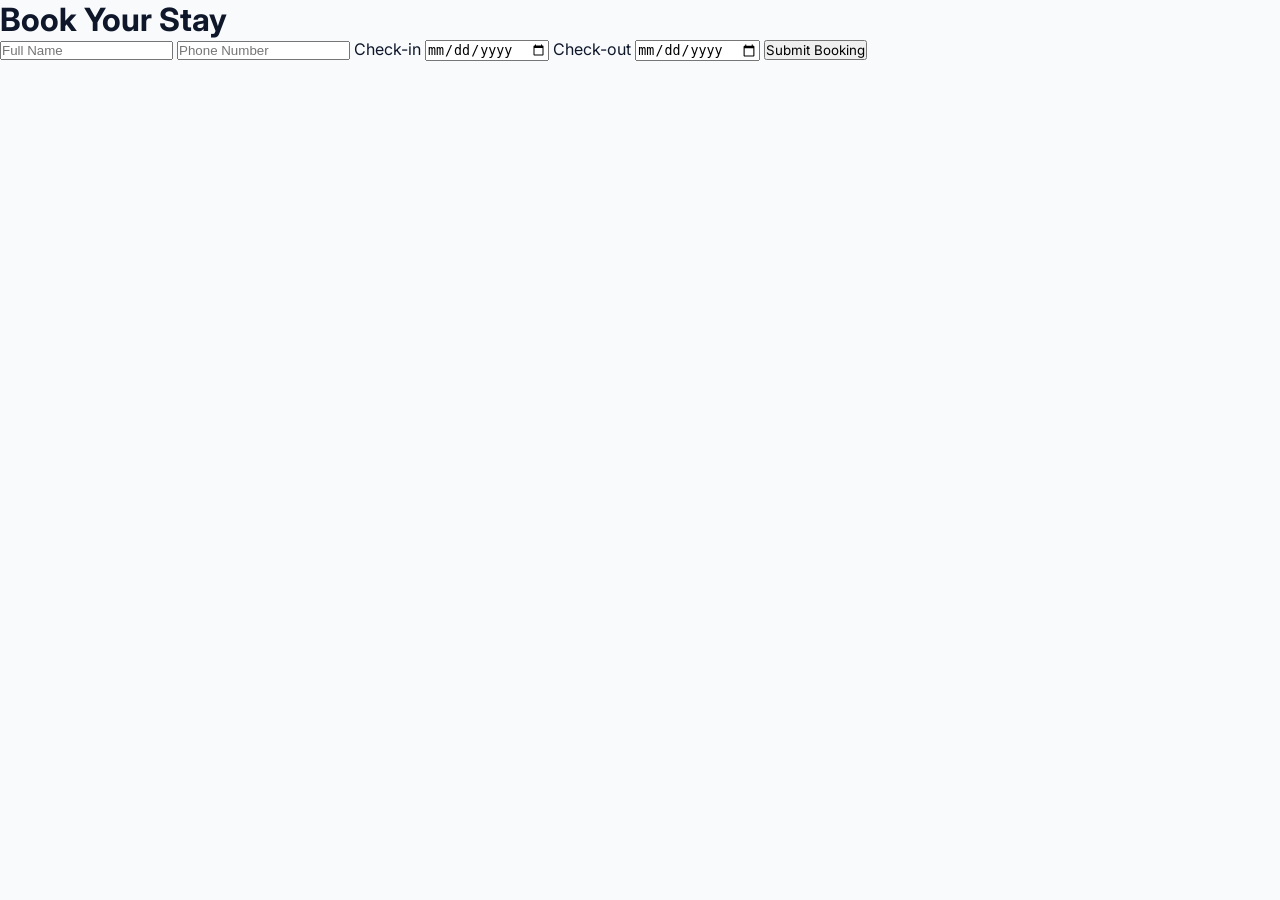
<file: booking.html>
<!DOCTYPE html>
<html>
<head>
  <title>Book Stay</title>
  <link rel="stylesheet" href="styles.css">
</head>
<body>

<header>
  <h1>Book Your Stay</h1>
</header>

<form class="form">

  <input type="text" placeholder="Full Name" required>
  <input type="tel" placeholder="Phone Number" required>

  <label>Check-in</label>
  <input type="date">

  <label>Check-out</label>
  <input type="date">

  <button type="submit">Submit Booking</button>

</form>

</body>
</html>
</file>
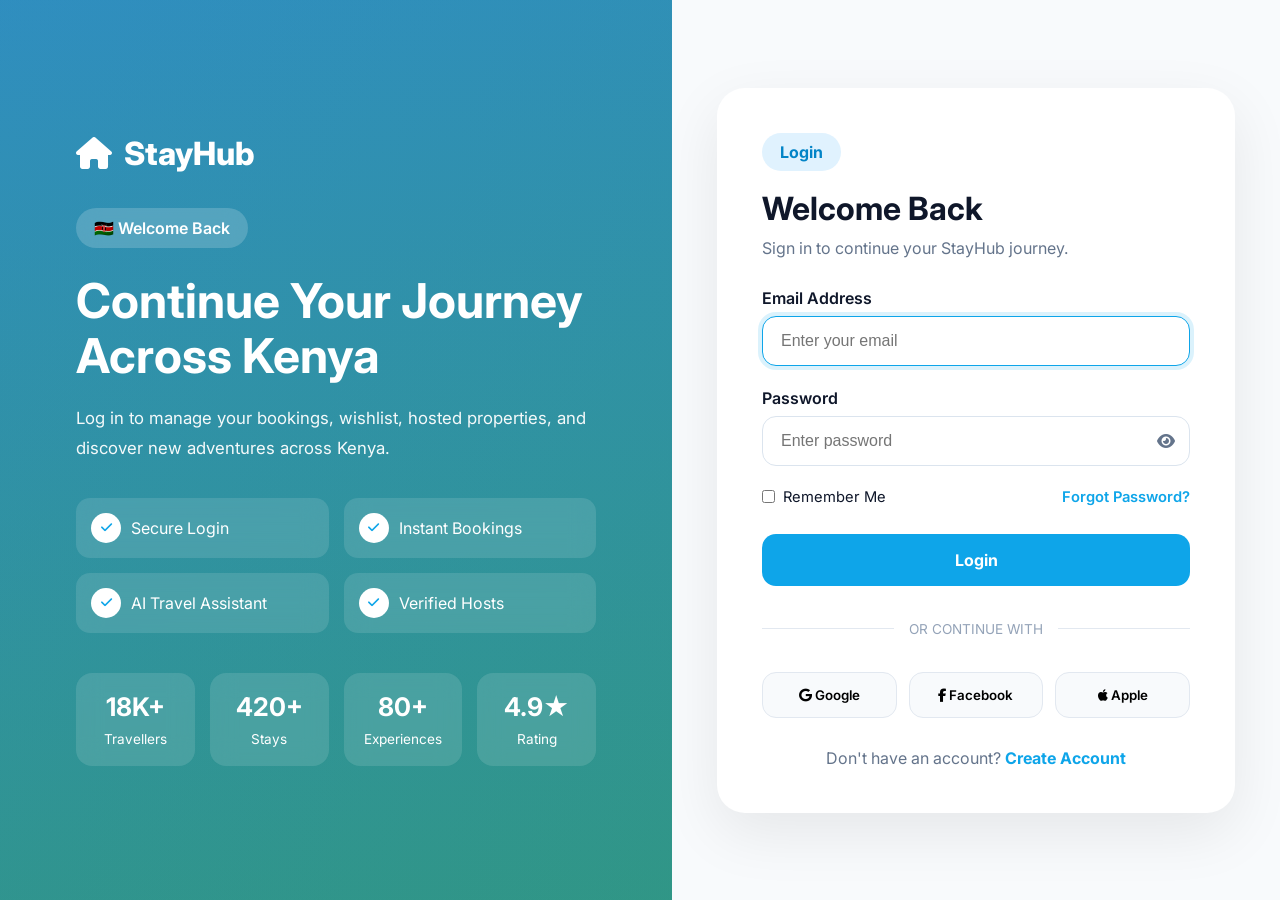
<file: login.html>
<!DOCTYPE html>
<html lang="en">

<head>

<meta charset="UTF-8">

<meta
name="viewport"
content="width=device-width, initial-scale=1.0">

<title>StayHub | Login</title>

<meta
name="description"
content="Login to your StayHub account and continue exploring Kenya.">

<link rel="preconnect"
href="https://fonts.googleapis.com">

<link rel="preconnect"
href="https://fonts.gstatic.com"
crossorigin>

<link
href="https://fonts.googleapis.com/css2?family=Inter:wght@300;400;500;600;700;800&display=swap"
rel="stylesheet">

<link
rel="stylesheet"
href="https://cdnjs.cloudflare.com/ajax/libs/font-awesome/6.7.2/css/all.min.css">

<style>

/*==================================
GLOBAL
===================================*/

*{

margin:0;

padding:0;

box-sizing:border-box;

}

body{

font-family:'Inter',sans-serif;

background:#f4f7fb;

color:#0f172a;

overflow-x:hidden;

}

a{

text-decoration:none;

color:inherit;

}

button{

border:none;

cursor:pointer;

font-family:inherit;

transition:.3s;

}

/*==================================
LAYOUT
===================================*/

.login-container{

display:grid;

grid-template-columns:1.05fr .95fr;

min-height:100vh;

}

/*==================================
LEFT PANEL
===================================*/

.login-left{

position:relative;

display:flex;

align-items:center;

justify-content:center;

padding:60px;

background:

linear-gradient(rgba(3,105,161,.78),rgba(15,118,110,.82)),

url("https://images.unsplash.com/photo-1507525428034-b723cf961d3e?auto=format&fit=crop&w=1600&q=80");

background-size:cover;

background-position:center;

overflow:hidden;

}

.overlay{

position:absolute;

inset:0;

background:linear-gradient(135deg,
rgba(14,165,233,.2),
rgba(16,185,129,.2));

}

.left-content{

position:relative;

z-index:2;

max-width:520px;

color:#fff;

}

.logo{

display:flex;

align-items:center;

gap:12px;

font-size:2rem;

font-weight:800;

margin-bottom:35px;

}

.logo i{

font-size:2rem;

}

.badge{

display:inline-block;

padding:10px 18px;

border-radius:999px;

background:rgba(255,255,255,.18);

backdrop-filter:blur(10px);

font-weight:600;

margin-bottom:25px;

}

.left-content h1{

font-size:3rem;

line-height:1.15;

margin-bottom:20px;

}

.left-content p{

font-size:1.05rem;

line-height:1.8;

opacity:.95;

margin-bottom:35px;

}

/*==================================
FEATURES
===================================*/

.features{

display:grid;

grid-template-columns:repeat(2,1fr);

gap:15px;

margin-bottom:40px;

}

.features div{

display:flex;

align-items:center;

gap:10px;

padding:15px;

border-radius:14px;

background:rgba(255,255,255,.12);

backdrop-filter:blur(12px);

}

.features i{

width:30px;

height:30px;

border-radius:50%;

background:#fff;

display:flex;

align-items:center;

justify-content:center;

color:#0ea5e9;

font-size:.8rem;

}

/*==================================
STATS
===================================*/

.stats{

display:grid;

grid-template-columns:repeat(4,1fr);

gap:15px;

}

.stats div{

background:rgba(255,255,255,.12);

padding:18px;

border-radius:16px;

text-align:center;

backdrop-filter:blur(12px);

}

.stats h2{

font-size:1.6rem;

margin-bottom:6px;

}

.stats span{

font-size:.85rem;

}

/*==================================
RIGHT PANEL
===================================*/

.login-right{

display:flex;

justify-content:center;

align-items:center;

padding:45px;

background:#f8fafc;

}

.login-card{

width:100%;

max-width:520px;

background:#fff;

padding:45px;

border-radius:28px;

box-shadow:0 20px 60px rgba(0,0,0,.08);

}

.form-tag{

display:inline-block;

padding:9px 18px;

background:#e0f2fe;

color:#0284c7;

border-radius:999px;

font-weight:700;

margin-bottom:18px;

}

.login-card h2{

font-size:2rem;

margin-bottom:10px;

}

.login-card>p{

color:#64748b;

margin-bottom:30px;

}

/*==================================
FORM
===================================*/

.input-group{

margin-bottom:22px;

}

.input-group label{

display:block;

font-weight:600;

margin-bottom:8px;

}

.input-group input{

width:100%;

padding:15px 18px;

border:1px solid #dbe4ee;

border-radius:14px;

font-size:1rem;

outline:none;

transition:.3s;

}

.input-group input:focus{

border-color:#0ea5e9;

box-shadow:0 0 0 4px rgba(14,165,233,.15);

}

/*==================================
PASSWORD
===================================*/

.password-box{

position:relative;

}

.password-box input{

padding-right:55px;

}

.toggle-password{

position:absolute;

right:15px;

top:50%;

transform:translateY(-50%);

background:none;

color:#64748b;

font-size:1rem;

}

/*==================================
OPTIONS
===================================*/

.options{

display:flex;

justify-content:space-between;

align-items:center;

margin:20px 0 28px;

font-size:.92rem;

}

.options a{

color:#0ea5e9;

font-weight:600;

}

.options label{

display:flex;

align-items:center;

gap:8px;

}

/*==================================
LOGIN BUTTON
===================================*/

.login-btn{

width:100%;

padding:16px;

border-radius:14px;

background:#0ea5e9;

color:#fff;

font-size:1rem;

font-weight:700;

}

.login-btn:hover{

background:#0284c7;

transform:translateY(-2px);

}

/*==================================
DIVIDER
===================================*/

.divider{

display:flex;

align-items:center;

gap:15px;

margin:35px 0;

color:#94a3b8;

font-size:.85rem;

}

.divider::before,

.divider::after{

content:"";

flex:1;

height:1px;

background:#e2e8f0;

}

/*==================================
SOCIAL
===================================*/

.social-buttons{

display:grid;

grid-template-columns:repeat(3,1fr);

gap:12px;

}

.social-buttons button{

padding:14px;

border-radius:14px;

background:#f8fafc;

border:1px solid #e2e8f0;

font-weight:600;

}

.social-buttons button:hover{

background:#0ea5e9;

color:#fff;

border-color:#0ea5e9;

}

/*==================================
SIGNUP LINK
===================================*/

.signup-link{

margin-top:30px;

text-align:center;

color:#64748b;

}

.signup-link a{

color:#0ea5e9;

font-weight:700;

}

/*==================================
MODAL
===================================*/

.modal{

display:none;

position:fixed;

inset:0;

background:rgba(0,0,0,.55);

justify-content:center;

align-items:center;

z-index:999;

}

.modal-content{

background:#fff;

width:90%;

max-width:420px;

padding:35px;

border-radius:22px;

position:relative;

animation:popup .3s ease;

}

.modal-content h2{

margin-bottom:15px;

}

.modal-content p{

color:#64748b;

margin-bottom:20px;

}

.modal-content input{

width:100%;

padding:14px;

border:1px solid #dbe4ee;

border-radius:12px;

margin-bottom:20px;

}

.modal-content button{

width:100%;

padding:14px;

background:#0ea5e9;

color:#fff;

border-radius:12px;

font-weight:700;

}

.close{

position:absolute;

right:18px;

top:15px;

font-size:1.5rem;

cursor:pointer;

}

/*==================================
TOAST
===================================*/

.toast{

position:fixed;

right:25px;

bottom:25px;

background:#0f172a;

color:#fff;

padding:15px 22px;

border-radius:12px;

opacity:0;

pointer-events:none;

transition:.35s;

box-shadow:0 15px 40px rgba(0,0,0,.25);

}

/*==================================
ANIMATION
===================================*/

@keyframes popup{

from{

opacity:0;

transform:scale(.9);

}

to{

opacity:1;

transform:scale(1);

}

}
/*==================================
RESPONSIVE DESIGN
===================================*/

@media(max-width:1200px){

.login-container{

grid-template-columns:1fr;

}

.login-left{

min-height:500px;

padding:50px 40px;

}

.left-content{

max-width:700px;

text-align:center;

}

.logo{

justify-content:center;

}

.features{

grid-template-columns:repeat(2,1fr);

}

.stats{

grid-template-columns:repeat(4,1fr);

}

.login-right{

padding:50px 30px;

}

}

@media(max-width:992px){

.login-left{

padding:45px 25px;

}

.left-content h1{

font-size:2.5rem;

}

.features{

gap:12px;

}

.stats{

gap:12px;

}

.login-card{

padding:35px;

}

}

@media(max-width:768px){

.login-left{

min-height:auto;

padding:40px 20px;

}

.left-content h1{

font-size:2rem;

}

.left-content p{

font-size:.95rem;

}

.features{

grid-template-columns:1fr;

}

.stats{

grid-template-columns:repeat(2,1fr);

}

.login-right{

padding:25px 18px;

}

.login-card{

padding:30px 22px;

border-radius:22px;

}

.login-card h2{

font-size:1.7rem;

}

.social-buttons{

grid-template-columns:1fr;

}

.social-buttons button{

width:100%;

}

.options{

flex-direction:column;

align-items:flex-start;

gap:12px;

}

}

@media(max-width:480px){

.badge{

font-size:.8rem;

padding:8px 16px;

}

.left-content h1{

font-size:1.7rem;

}

.left-content p{

font-size:.9rem;

line-height:1.6;

}

.logo{

font-size:1.5rem;

}

.logo i{

font-size:1.6rem;

}

.stats{

grid-template-columns:repeat(2,1fr);

}

.stats h2{

font-size:1.3rem;

}

.stats span{

font-size:.8rem;

}

.login-card{

padding:24px 18px;

}

.form-tag{

font-size:.8rem;

padding:8px 15px;

}

.login-card h2{

font-size:1.5rem;

}

.input-group input{

padding:14px 15px;

font-size:.95rem;

}

.login-btn{

padding:15px;

font-size:.95rem;

}

.toast{

left:15px;

right:15px;

bottom:20px;

text-align:center;

}

.modal-content{

padding:25px;

}

}

@media(max-height:700px){

.login-left{

padding-top:30px;

padding-bottom:30px;

}

.left-content h1{

margin-bottom:15px;

}

.left-content p{

margin-bottom:25px;

}

.features{

margin-bottom:25px;

}

}
</style>

</head>

<body>

<!--==================================
LOGIN CONTAINER
===================================-->

<div class="login-container">

    <!--==================================
    LEFT SIDE
    ===================================-->

    <div class="login-left">

        <div class="overlay"></div>

        <div class="left-content">

            <a
            href="index.html"
            class="logo">

                <i class="fa-solid fa-house"></i>

                <span>StayHub</span>

            </a>

            <span class="badge">

                🇰🇪 Welcome Back

            </span>

            <h1>

                Continue Your Journey Across Kenya

            </h1>

            <p>

                Log in to manage your bookings, wishlist, hosted properties, and discover new adventures across Kenya.

            </p>

            <div class="features">

                <div>

                    <i class="fa-solid fa-check"></i>

                    Secure Login

                </div>

                <div>

                    <i class="fa-solid fa-check"></i>

                    Instant Bookings

                </div>

                <div>

                    <i class="fa-solid fa-check"></i>

                    AI Travel Assistant

                </div>

                <div>

                    <i class="fa-solid fa-check"></i>

                    Verified Hosts

                </div>

            </div>

            <div class="stats">

                <div>

                    <h2>

                        18K+

                    </h2>

                    <span>

                        Travellers

                    </span>

                </div>

                <div>

                    <h2>

                        420+

                    </h2>

                    <span>

                        Stays

                    </span>

                </div>

                <div>

                    <h2>

                        80+

                    </h2>

                    <span>

                        Experiences

                    </span>

                </div>

                <div>

                    <h2>

                        4.9★

                    </h2>

                    <span>

                        Rating

                    </span>

                </div>

            </div>

        </div>

    </div>

    <!--==================================
    RIGHT SIDE
    ===================================-->

    <div class="login-right">

        <div class="login-card">

            <span class="form-tag">

                Login

            </span>

            <h2>

                Welcome Back

            </h2>

            <p>

                Sign in to continue your StayHub journey.

            </p>

            <!-- FORM -->

            <form
            id="loginForm">

                <div class="input-group">

                    <label>

                        Email Address

                    </label>

                    <input
                    id="email"
                    type="email"
                    placeholder="Enter your email"
                    required>

                </div>

                <div class="input-group">

                    <label>

                        Password

                    </label>

                    <div class="password-box">

                        <input
                        id="password"
                        type="password"
                        placeholder="Enter password"
                        required>

                        <button
                        type="button"
                        class="toggle-password">

                            <i class="fa-solid fa-eye"></i>

                        </button>

                    </div>

                </div>

                <div class="options">

                    <label>

                        <input
                        id="rememberMe"
                        type="checkbox">

                        Remember Me

                    </label>

                    <a
                    href="#"
                    id="forgotPassword">

                        Forgot Password?

                    </a>

                </div>

                <button
                type="submit"
                class="login-btn">

                    Login

                </button>

            </form>

            <div class="divider">

                <span>

                    OR CONTINUE WITH

                </span>

            </div>

            <div class="social-buttons">

                <button>

                    <i class="fab fa-google"></i>

                    Google

                </button>

                <button>

                    <i class="fab fa-facebook-f"></i>

                    Facebook

                </button>

                <button>

                    <i class="fab fa-apple"></i>

                    Apple

                </button>

            </div>

            <div class="signup-link">

                Don't have an account?

                <a href="signup.html">

                    Create Account

                </a>

            </div>

        </div>

    </div>

</div>

<!--==================================
FORGOT PASSWORD MODAL
===================================-->

<div
id="forgotModal"
class="modal">

    <div class="modal-content">

        <span
        class="close">

            &times;

        </span>

        <h2>

            Forgot Password

        </h2>

        <p>

            Enter your email address below.

        </p>

        <input
        id="resetEmail"
        type="email"
        placeholder="Email Address">

        <button
        id="resetButton">

            Send Reset Link

        </button>

    </div>

</div>

<!--==================================
TOAST
===================================-->

<div
id="toast"
class="toast">

    Success

</div>

<script>

/*==================================
TOAST MESSAGE
===================================*/

function showToast(message){

const toast=document.getElementById("toast");

toast.textContent=message;

toast.style.opacity="1";

toast.style.pointerEvents="auto";

setTimeout(()=>{

toast.style.opacity="0";

toast.style.pointerEvents="none";

},3000);

}

/*==================================
SHOW / HIDE PASSWORD
===================================*/

const password=document.getElementById("password");

document.querySelector(".toggle-password").addEventListener("click",function(){

if(password.type==="password"){

password.type="text";

this.innerHTML='<i class="fa-solid fa-eye-slash"></i>';

}else{

password.type="password";

this.innerHTML='<i class="fa-solid fa-eye"></i>';

}

});

/*==================================
GET USERS
===================================*/

function getUsers(){

const users=localStorage.getItem("stayhubUsers");

return users ? JSON.parse(users) : [];

}

/*==================================
REMEMBER ME
===================================*/

window.addEventListener("load",()=>{

const remembered=localStorage.getItem("rememberedEmail");

if(remembered){

document.getElementById("email").value=remembered;

document.getElementById("rememberMe").checked=true;

}

});

/*==================================
LOGIN
===================================*/

document.getElementById("loginForm").addEventListener("submit",function(e){

e.preventDefault();

const email=document.getElementById("email").value.trim();

const pass=password.value;

const remember=document.getElementById("rememberMe").checked;

if(email===""){

showToast("Enter your email.");

return;

}

if(pass===""){

showToast("Enter your password.");

return;

}

const users=getUsers();

const user=users.find(u=>u.email===email);

if(!user){

showToast("No account found.");

return;

}

if(user.password!==pass){

showToast("Incorrect password.");

return;

}

/*==================================
SAVE SESSION
===================================*/

localStorage.setItem("currentUser",JSON.stringify(user));

if(remember){

localStorage.setItem("rememberedEmail",email);

}else{

localStorage.removeItem("rememberedEmail");

}

/*==================================
LOGIN BUTTON
===================================*/

const btn=document.querySelector(".login-btn");

const original=btn.innerHTML;

btn.disabled=true;

btn.innerHTML='<i class="fa-solid fa-spinner fa-spin"></i> Logging In...';

setTimeout(()=>{

btn.innerHTML=original;

btn.disabled=false;

showToast("Welcome back, "+user.firstName+"!");

setTimeout(()=>{

window.location.href="index.html";

},1500);

},1800);

});

/*==================================
FORGOT PASSWORD
===================================*/

const modal=document.getElementById("forgotModal");

document.getElementById("forgotPassword").onclick=function(e){

e.preventDefault();

modal.style.display="flex";

}

document.querySelector(".close").onclick=function(){

modal.style.display="none";

}

window.onclick=function(e){

if(e.target===modal){

modal.style.display="none";

}

}

/*==================================
RESET PASSWORD
===================================*/

document.getElementById("resetButton").onclick=function(){

const email=document.getElementById("resetEmail").value.trim();

if(email===""){

showToast("Enter your email.");

return;

}

const users=getUsers();

const exists=users.find(u=>u.email===email);

if(!exists){

showToast("Email not found.");

return;

}

modal.style.display="none";

showToast("Password reset link sent.");

}

/*==================================
ENTER KEY SUPPORT
===================================*/

document.addEventListener("keydown",function(e){

if(e.key==="Enter"){

const active=document.activeElement;

if(active.tagName!=="TEXTAREA"){

document.getElementById("loginForm").requestSubmit();

}

}

});
/*==================================
AUTO LOGIN
===================================*/

window.addEventListener("load",()=>{

const currentUser=localStorage.getItem("currentUser");

if(currentUser){

showToast("Welcome back!");

setTimeout(()=>{

window.location.href="index.html";

},1000);

}

});

/*==================================
AUTO FOCUS
===================================*/

document.getElementById("email").focus();

/*==================================
INPUT ANIMATION
===================================*/

document.querySelectorAll("input").forEach(input=>{

input.addEventListener("focus",()=>{

input.parentElement.style.transform="translateY(-2px)";

});

input.addEventListener("blur",()=>{

input.parentElement.style.transform="translateY(0)";

});

});

/*==================================
EMAIL VALIDATION
===================================*/

document.getElementById("email").addEventListener("blur",function(){

const email=this.value.trim();

const pattern=/^[^\s@]+@[^\s@]+\.[^\s@]+$/;

if(email!="" && !pattern.test(email)){

this.style.borderColor="#ef4444";

showToast("Invalid email address.");

}else{

this.style.borderColor="#22c55e";

}

});

/*==================================
CAPS LOCK DETECTION
===================================*/

password.addEventListener("keyup",function(e){

let warning=document.getElementById("capsWarning");

if(e.getModifierState("CapsLock")){

if(!warning){

warning=document.createElement("small");

warning.id="capsWarning";

warning.style.color="#f59e0b";

warning.style.marginTop="8px";

warning.innerHTML="⚠ Caps Lock is ON";

password.parentElement.appendChild(warning);

}

}else{

if(warning){

warning.remove();

}

}

});

/*==================================
SOCIAL LOGIN PLACEHOLDER
===================================*/

document.querySelectorAll(".social-buttons button").forEach(btn=>{

btn.addEventListener("click",()=>{

showToast("Social login will be available soon.");

});

});

/*==================================
LOGOUT FUNCTION
===================================*/

function logout(){

localStorage.removeItem("currentUser");

showToast("Logged out successfully.");

setTimeout(()=>{

window.location.href="login.html";

},1200);

}

/*==================================
SESSION CHECK
===================================*/

function isLoggedIn(){

return localStorage.getItem("currentUser")!==null;

}

/*==================================
PROTECT PAGES
===================================*/

function protectPage(){

if(!isLoggedIn()){

window.location.href="login.html";

}

}

/*==================================
WELCOME MESSAGE
===================================*/

const current=JSON.parse(localStorage.getItem("currentUser"));

if(current){

console.log("Welcome",current.firstName);

}

/*==================================
SMOOTH BUTTON EFFECT
===================================*/

document.querySelector(".login-btn").addEventListener("mouseenter",function(){

this.style.transform="translateY(-2px)";

});

document.querySelector(".login-btn").addEventListener("mouseleave",function(){

this.style.transform="translateY(0px)";

});

/*==================================
PASSWORD LENGTH FEEDBACK
===================================*/

password.addEventListener("input",()=>{

if(password.value.length>=8){

password.style.borderColor="#22c55e";

}else{

password.style.borderColor="#dbe4ee";

}

});

/*==================================
CLEAR TOAST ON CLICK
===================================*/

document.getElementById("toast").onclick=function(){

this.style.opacity="0";

};

/*==================================
END OF LOGIN.JS
===================================*/
</script>
</body>

</html>
</file>
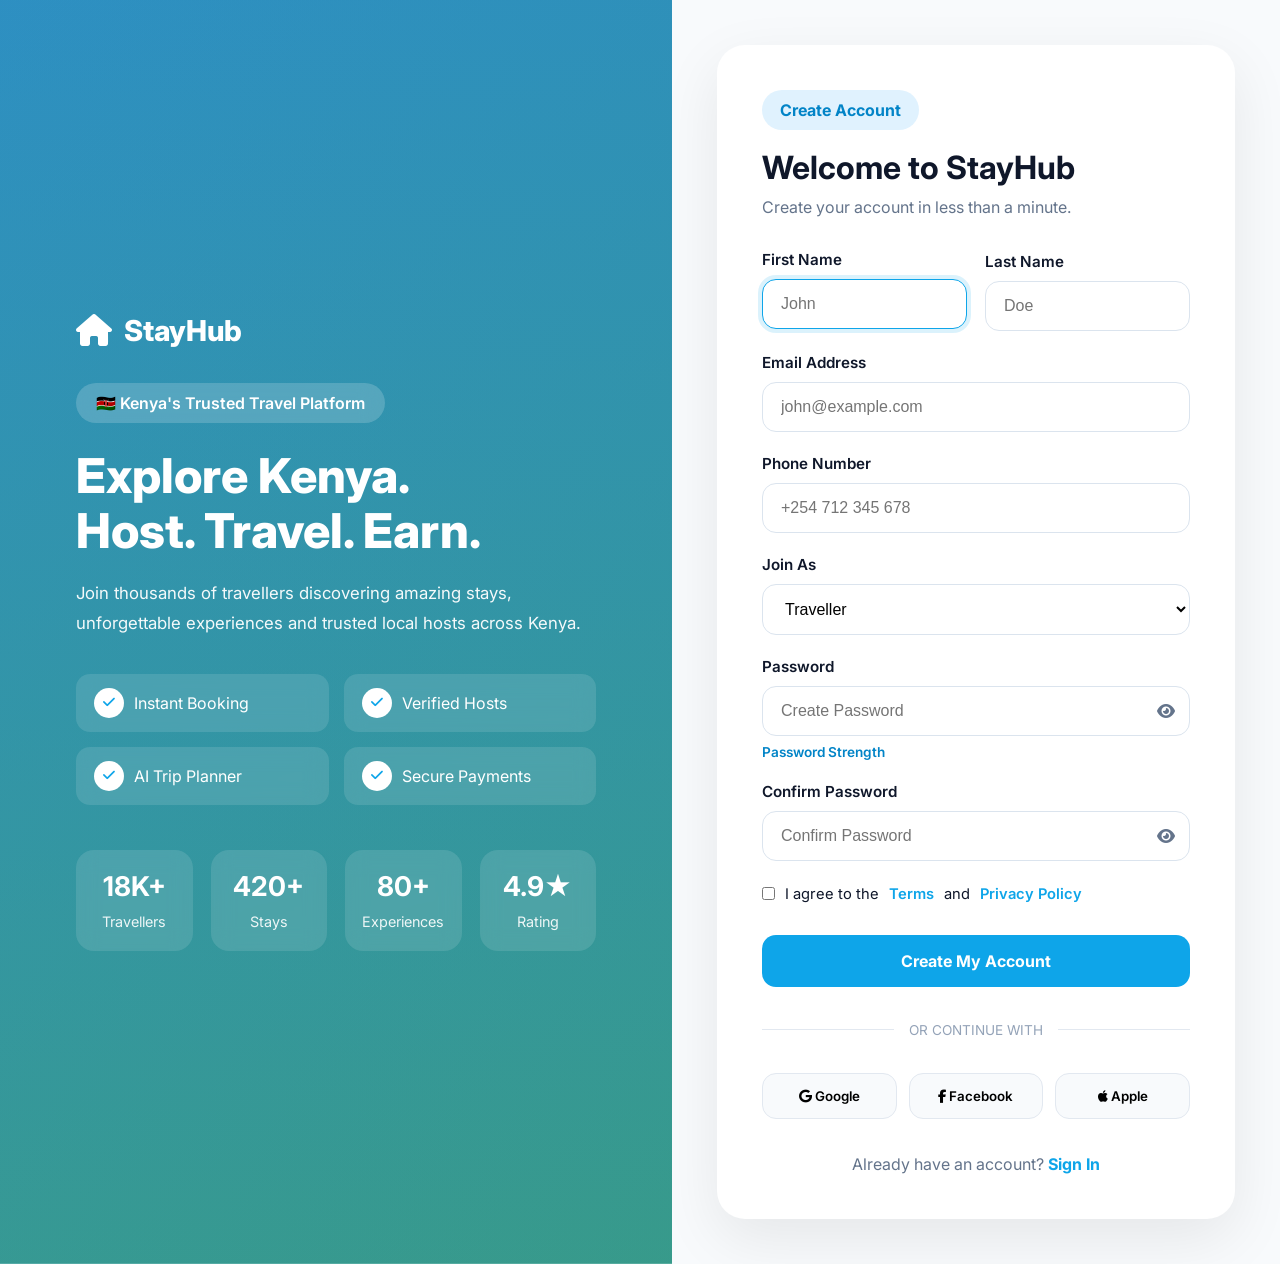
<file: signup.html>
<!DOCTYPE html>
<html lang="en">

<head>

<meta charset="UTF-8">

<meta name="viewport"
content="width=device-width, initial-scale=1.0">

<title>StayHub | Create Account</title>

<meta
name="description"
content="Create your StayHub account and start exploring unforgettable stays and experiences across Kenya.">

<link rel="preconnect"
href="https://fonts.googleapis.com">

<link rel="preconnect"
href="https://fonts.gstatic.com"
crossorigin>

<link
href="https://fonts.googleapis.com/css2?family=Inter:wght@300;400;500;600;700;800&display=swap"
rel="stylesheet">

<link
rel="stylesheet"
href="https://cdnjs.cloudflare.com/ajax/libs/font-awesome/6.7.2/css/all.min.css">

<style>

/*==================================
GLOBAL
===================================*/

*{

margin:0;

padding:0;

box-sizing:border-box;

}

body{

font-family:'Inter',sans-serif;

background:#f5f7fb;

color:#0f172a;

overflow-x:hidden;

}

a{

text-decoration:none;

color:inherit;

}

button{

font-family:inherit;

cursor:pointer;

border:none;

}

/*==================================
LAYOUT
===================================*/

.signup-container{

display:grid;

grid-template-columns:1.05fr .95fr;

min-height:100vh;

}

/*==================================
LEFT PANEL
===================================*/

.signup-left{

position:relative;

background:

linear-gradient(rgba(3,105,161,.78),rgba(15,118,110,.78)),

url("https://images.unsplash.com/photo-1516026672322-bc52d61a55d5?auto=format&fit=crop&w=1600&q=80");

background-size:cover;

background-position:center;

display:flex;

align-items:center;

justify-content:center;

padding:60px;

overflow:hidden;

}

.overlay{

position:absolute;

inset:0;

background:linear-gradient(135deg,
rgba(14,165,233,.25),
rgba(16,185,129,.20));

}

.left-content{

position:relative;

z-index:2;

max-width:520px;

color:#fff;

}

.logo{

display:flex;

align-items:center;

gap:12px;

font-size:1.8rem;

font-weight:800;

margin-bottom:35px;

}

.logo i{

font-size:2rem;

}

.badge{

display:inline-flex;

align-items:center;

padding:10px 20px;

border-radius:999px;

background:rgba(255,255,255,.18);

backdrop-filter:blur(12px);

font-weight:600;

margin-bottom:25px;

}

.left-content h1{

font-size:3rem;

line-height:1.15;

margin-bottom:20px;

font-weight:800;

}

.left-content p{

font-size:1.05rem;

line-height:1.8;

opacity:.95;

margin-bottom:35px;

}

/*==================================
FEATURE LIST
===================================*/

.feature-list{

display:grid;

grid-template-columns:repeat(2,1fr);

gap:15px;

margin-bottom:45px;

}

.feature-list div{

display:flex;

align-items:center;

gap:10px;

padding:14px 18px;

border-radius:14px;

background:rgba(255,255,255,.12);

backdrop-filter:blur(10px);

}

.feature-list i{

width:30px;

height:30px;

display:flex;

align-items:center;

justify-content:center;

border-radius:50%;

background:#fff;

color:#0ea5e9;

font-size:.85rem;

}

/*==================================
STATS
===================================*/

.stats{

display:grid;

grid-template-columns:repeat(4,1fr);

gap:18px;

}

.stats div{

text-align:center;

padding:20px 10px;

background:rgba(255,255,255,.12);

border-radius:18px;

backdrop-filter:blur(10px);

}

.stats h2{

font-size:1.7rem;

margin-bottom:8px;

}

.stats span{

font-size:.9rem;

opacity:.9;

}

/*==================================
RIGHT PANEL
===================================*/

.signup-right{

display:flex;

align-items:center;

justify-content:center;

padding:45px;

background:#f8fafc;

}

.signup-card{

width:100%;

max-width:560px;

background:#fff;

padding:45px;

border-radius:28px;

box-shadow:0 20px 60px rgba(0,0,0,.08);

}

.form-tag{

display:inline-block;

padding:10px 18px;

background:#e0f2fe;

color:#0284c7;

border-radius:999px;

font-weight:700;

margin-bottom:18px;

}

.signup-card h2{

font-size:2rem;

margin-bottom:10px;

}

.signup-card>p{

color:#64748b;

margin-bottom:35px;

}

/*==================================
FORM
===================================*/

.name-grid{

display:grid;

grid-template-columns:repeat(2,1fr);

gap:18px;

}

.input-group{

margin-bottom:22px;

}

.input-group label{

display:block;

font-size:.95rem;

font-weight:600;

margin-bottom:10px;

}

.input-group input,

.input-group select{

width:100%;

padding:15px 18px;

border:1px solid #dbe4ee;

border-radius:14px;

font-size:1rem;

outline:none;

transition:.3s;

background:#fff;

}

.input-group input:focus,

.input-group select:focus{

border-color:#0ea5e9;

box-shadow:0 0 0 4px rgba(14,165,233,.15);

}

/*==================================
PASSWORD
===================================*/

.password-box{

position:relative;

}

.password-box input{

padding-right:60px;

}

.password-box button{

position:absolute;

right:15px;

top:50%;

transform:translateY(-50%);

background:none;

font-size:1rem;

color:#64748b;

}

.strength-text{

font-size:.85rem;

margin-top:8px;

font-weight:600;

color:#0284c7;

}

/*==================================
TERMS
===================================*/

.terms{

display:flex;

align-items:flex-start;

gap:10px;

font-size:.92rem;

line-height:1.6;

margin:18px 0 28px;

}

.terms input{

margin-top:4px;

}

.terms a{

color:#0ea5e9;

font-weight:600;

}

/*==================================
BUTTON
===================================*/

.signup-btn{

width:100%;

padding:16px;

border-radius:14px;

background:#0ea5e9;

color:#fff;

font-size:1rem;

font-weight:700;

transition:.3s;

}

.signup-btn:hover{

background:#0284c7;

transform:translateY(-2px);

}

/*==================================
DIVIDER
===================================*/

.divider{

display:flex;

align-items:center;

gap:15px;

margin:35px 0;

color:#94a3b8;

font-size:.85rem;

}

.divider::before,

.divider::after{

content:"";

flex:1;

height:1px;

background:#e2e8f0;

}

/*==================================
SOCIAL BUTTONS
===================================*/

.social-buttons{

display:grid;

grid-template-columns:repeat(3,1fr);

gap:12px;

}

.social-buttons button{

padding:14px;

border-radius:14px;

background:#f8fafc;

border:1px solid #e2e8f0;

font-weight:600;

transition:.3s;

}

.social-buttons button:hover{

background:#0ea5e9;

color:#fff;

border-color:#0ea5e9;

}

/*==================================
LOGIN LINK
===================================*/

.login-link{

margin-top:35px;

text-align:center;

color:#64748b;

}

.login-link a{

color:#0ea5e9;

font-weight:700;

}

/*==================================
TOAST
===================================*/

.toast{

position:fixed;

right:25px;

bottom:25px;

background:#0f172a;

color:#fff;

padding:15px 22px;

border-radius:12px;

opacity:0;

pointer-events:none;

transition:.35s;

box-shadow:0 15px 40px rgba(0,0,0,.25);

}
/*==================================
RESPONSIVE DESIGN
===================================*/

@media(max-width:1200px){

.signup-container{

grid-template-columns:1fr;

}

.signup-left{

min-height:500px;

padding:50px 40px;

}

.left-content{

max-width:700px;

text-align:center;

}

.logo{

justify-content:center;

}

.feature-list{

grid-template-columns:repeat(2,1fr);

}

.stats{

grid-template-columns:repeat(4,1fr);

}

.signup-right{

padding:50px 30px;

}

}

@media(max-width:992px){

.signup-left{

padding:45px 25px;

}

.left-content h1{

font-size:2.5rem;

}

.feature-list{

gap:12px;

}

.stats{

gap:12px;

}

.signup-card{

padding:35px;

}

}

@media(max-width:768px){

.signup-left{

min-height:auto;

padding:40px 20px;

}

.left-content h1{

font-size:2rem;

}

.left-content p{

font-size:.95rem;

}

.feature-list{

grid-template-columns:1fr;

}

.stats{

grid-template-columns:repeat(2,1fr);

}

.signup-right{

padding:25px 18px;

}

.signup-card{

padding:30px 22px;

border-radius:22px;

}

.signup-card h2{

font-size:1.7rem;

}

.name-grid{

grid-template-columns:1fr;

gap:0;

}

.social-buttons{

grid-template-columns:1fr;

}

.social-buttons button{

width:100%;

}

}

@media(max-width:480px){

.badge{

font-size:.8rem;

padding:8px 16px;

}

.left-content h1{

font-size:1.7rem;

}

.left-content p{

font-size:.9rem;

line-height:1.6;

}

.logo{

font-size:1.5rem;

}

.logo i{

font-size:1.6rem;

}

.stats{

grid-template-columns:repeat(2,1fr);

}

.stats h2{

font-size:1.3rem;

}

.stats span{

font-size:.8rem;

}

.signup-card{

padding:24px 18px;

}

.form-tag{

font-size:.8rem;

padding:8px 15px;

}

.signup-card h2{

font-size:1.5rem;

}

.input-group input,

.input-group select{

padding:14px 15px;

font-size:.95rem;

}

.signup-btn{

padding:15px;

font-size:.95rem;

}

.terms{

font-size:.85rem;

}

.toast{

left:15px;

right:15px;

bottom:20px;

text-align:center;

}

}

@media(max-height:700px){

.signup-left{

padding-top:30px;

padding-bottom:30px;

}

.left-content h1{

margin-bottom:15px;

}

.left-content p{

margin-bottom:25px;

}

.feature-list{

margin-bottom:25px;

}

}
</style>

</head>

<body>

<!--==================================
SIGNUP CONTAINER
===================================-->

<div class="signup-container">

    <!--==================================
    LEFT PANEL
    ===================================-->

    <div class="signup-left">

        <div class="overlay"></div>

        <div class="left-content">

            <a
            href="index.html"
            class="logo">

                <i class="fa-solid fa-house"></i>

                <span>StayHub</span>

            </a>

            <span class="badge">

                🇰🇪 Kenya's Trusted Travel Platform

            </span>

            <h1>

                Explore Kenya.<br>

                Host. Travel. Earn.

            </h1>

            <p>

                Join thousands of travellers discovering amazing stays, unforgettable experiences and trusted local hosts across Kenya.

            </p>

            <div class="feature-list">

                <div>

                    <i class="fa-solid fa-check"></i>

                    Instant Booking

                </div>

                <div>

                    <i class="fa-solid fa-check"></i>

                    Verified Hosts

                </div>

                <div>

                    <i class="fa-solid fa-check"></i>

                    AI Trip Planner

                </div>

                <div>

                    <i class="fa-solid fa-check"></i>

                    Secure Payments

                </div>

            </div>

            <div class="stats">

                <div>

                    <h2>18K+</h2>

                    <span>Travellers</span>

                </div>

                <div>

                    <h2>420+</h2>

                    <span>Stays</span>

                </div>

                <div>

                    <h2>80+</h2>

                    <span>Experiences</span>

                </div>

                <div>

                    <h2>4.9★</h2>

                    <span>Rating</span>

                </div>

            </div>

        </div>

    </div>

    <!--==================================
    RIGHT PANEL
    ===================================-->

    <div class="signup-right">

        <div class="signup-card">

            <span class="form-tag">

                Create Account

            </span>

            <h2>

                Welcome to StayHub

            </h2>

            <p>

                Create your account in less than a minute.

            </p>

            <!-- FORM -->

            <form
            id="signupForm">

                <div class="name-grid">

                    <div class="input-group">

                        <label>

                            First Name

                        </label>

                        <input
                        id="firstName"
                        type="text"
                        placeholder="John"
                        required>

                    </div>

                    <div class="input-group">

                        <label>

                            Last Name

                        </label>

                        <input
                        id="lastName"
                        type="text"
                        placeholder="Doe"
                        required>

                    </div>

                </div>

                <div class="input-group">

                    <label>

                        Email Address

                    </label>

                    <input
                    id="email"
                    type="email"
                    placeholder="john@example.com"
                    required>

                </div>

                <div class="input-group">

                    <label>

                        Phone Number

                    </label>

                    <input
                    id="phone"
                    type="tel"
                    placeholder="+254 712 345 678"
                    required>

                </div>

                <div class="input-group">

                    <label>

                        Join As

                    </label>

                    <select id="accountType">

                        <option value="Traveller">

                            Traveller

                        </option>

                        <option value="Host">

                            Host

                        </option>

                        <option value="Both">

                            Traveller & Host

                        </option>

                    </select>

                </div>

                <div class="input-group">

                    <label>

                        Password

                    </label>

                    <div class="password-box">

                        <input
                        id="password"
                        type="password"
                        placeholder="Create Password"
                        required>

                        <button
                        type="button"
                        class="toggle-password">

                            <i class="fa-solid fa-eye"></i>

                        </button>

                    </div>

                    <div
                    id="passwordStrength"
                    class="strength-text">

                        Password Strength

                    </div>

                </div>

                <div class="input-group">

                    <label>

                        Confirm Password

                    </label>

                    <div class="password-box">

                        <input
                        id="confirmPassword"
                        type="password"
                        placeholder="Confirm Password"
                        required>

                        <button
                        type="button"
                        class="toggle-confirm">

                            <i class="fa-solid fa-eye"></i>

                        </button>

                    </div>

                </div>

                <label class="terms">

                    <input
                    id="agree"
                    type="checkbox"
                    required>

                    I agree to the

                    <a href="#">

                        Terms

                    </a>

                    and

                    <a href="#">

                        Privacy Policy

                    </a>

                </label>

                <button
                type="submit"
                class="signup-btn">

                    Create My Account

                </button>

            </form>

            <div class="divider">

                <span>

                    OR CONTINUE WITH

                </span>

            </div>

            <div class="social-buttons">

                <button>

                    <i class="fab fa-google"></i>

                    Google

                </button>

                <button>

                    <i class="fab fa-facebook-f"></i>

                    Facebook

                </button>

                <button>

                    <i class="fab fa-apple"></i>

                    Apple

                </button>

            </div>

            <div class="login-link">

                Already have an account?

                <a href="login.html">

                    Sign In

                </a>

            </div>

        </div>

    </div>

</div>

<!-- Toast -->

<div
id="toast"
class="toast">

    Account Created Successfully

</div>
<script>

/*==================================
SHOW TOAST
===================================*/

function showToast(message){

const toast=document.getElementById("toast");

toast.textContent=message;

toast.style.opacity="1";

toast.style.pointerEvents="auto";

setTimeout(()=>{

toast.style.opacity="0";

toast.style.pointerEvents="none";

},3000);

}

/*==================================
SHOW / HIDE PASSWORD
===================================*/

const password=document.getElementById("password");

const confirmPassword=document.getElementById("confirmPassword");

document.querySelector(".toggle-password").addEventListener("click",function(){

if(password.type==="password"){

password.type="text";

this.innerHTML='<i class="fa-solid fa-eye-slash"></i>';

}else{

password.type="password";

this.innerHTML='<i class="fa-solid fa-eye"></i>';

}

});

document.querySelector(".toggle-confirm").addEventListener("click",function(){

if(confirmPassword.type==="password"){

confirmPassword.type="text";

this.innerHTML='<i class="fa-solid fa-eye-slash"></i>';

}else{

confirmPassword.type="password";

this.innerHTML='<i class="fa-solid fa-eye"></i>';

}

});

/*==================================
PASSWORD STRENGTH
===================================*/

const strength=document.getElementById("passwordStrength");

password.addEventListener("input",()=>{

const value=password.value;

let score=0;

if(value.length>=8) score++;

if(/[A-Z]/.test(value)) score++;

if(/[0-9]/.test(value)) score++;

if(/[!@#$%^&*(),.?":{}|<>]/.test(value)) score++;

switch(score){

case 0:

case 1:

strength.textContent="Weak Password";

strength.style.color="#ef4444";

break;

case 2:

strength.textContent="Fair Password";

strength.style.color="#f59e0b";

break;

case 3:

strength.textContent="Good Password";

strength.style.color="#0ea5e9";

break;

case 4:

strength.textContent="Strong Password";

strength.style.color="#16a34a";

break;

}

});

/*==================================
EMAIL VALIDATION
===================================*/

function validEmail(email){

return /^[^\s@]+@[^\s@]+\.[^\s@]+$/.test(email);

}

/*==================================
KENYAN PHONE VALIDATION
===================================*/

function validPhone(phone){

return /^(?:\+254|254|0)(7|1)\d{8}$/.test(phone);

}

/*==================================
FORM SUBMIT
===================================*/

document.getElementById("signupForm").addEventListener("submit",function(e){

e.preventDefault();

const first=document.getElementById("firstName").value.trim();

const last=document.getElementById("lastName").value.trim();

const email=document.getElementById("email").value.trim();

const phone=document.getElementById("phone").value.trim();

const type=document.getElementById("accountType").value;

const pass=password.value;

const confirm=confirmPassword.value;

const agree=document.getElementById("agree");

if(first===""){

showToast("Enter your first name.");

return;

}

if(last===""){

showToast("Enter your last name.");

return;

}

if(!validEmail(email)){

showToast("Enter a valid email.");

return;

}

if(!validPhone(phone)){

showToast("Enter a valid Kenyan phone number.");

return;

}

if(pass.length<8){

showToast("Password must be at least 8 characters.");

return;

}

if(pass!==confirm){

showToast("Passwords do not match.");

return;

}

if(!agree.checked){

showToast("Accept the Terms & Privacy Policy.");

return;

}

/*==================================
SAVE USER
===================================*/

const user={

first,

last,

email,

phone,

type,

password:pass,

created:new Date().toISOString()

};

localStorage.setItem("stayhubUser",JSON.stringify(user));

/*==================================
LOADING BUTTON
===================================*/

const btn=document.querySelector(".signup-btn");

const original=btn.innerHTML;

btn.disabled=true;

btn.innerHTML='<i class="fa-solid fa-spinner fa-spin"></i> Creating Account...';

setTimeout(()=>{

btn.innerHTML=original;

btn.disabled=false;

showToast("Account created successfully!");

setTimeout(()=>{

window.location.href="login.html";

},1500);

},1800);

});
/*==================================
CHECK EXISTING USER
===================================*/

function getUsers(){

const users=localStorage.getItem("stayhubUsers");

return users ? JSON.parse(users) : [];

}

function saveUsers(users){

localStorage.setItem("stayhubUsers",JSON.stringify(users));

}

/*==================================
LIVE PASSWORD MATCH
===================================*/

const confirmInput=document.getElementById("confirmPassword");

const matchMessage=document.createElement("small");

matchMessage.style.display="block";

matchMessage.style.marginTop="8px";

matchMessage.style.fontWeight="600";

confirmInput.parentElement.appendChild(matchMessage);

confirmInput.addEventListener("keyup",()=>{

if(confirmInput.value===""){

matchMessage.innerHTML="";

return;

}

if(confirmInput.value===password.value){

matchMessage.innerHTML="✔ Passwords Match";

matchMessage.style.color="#16a34a";

}else{

matchMessage.innerHTML="✖ Passwords Do Not Match";

matchMessage.style.color="#ef4444";

}

});

/*==================================
LIVE EMAIL CHECK
===================================*/

const emailInput=document.getElementById("email");

emailInput.addEventListener("blur",()=>{

const users=getUsers();

const exists=users.some(user=>user.email===emailInput.value.trim());

if(exists){

emailInput.style.borderColor="#ef4444";

showToast("Email already registered.");

}else{

emailInput.style.borderColor="#22c55e";

}

});

/*==================================
LIVE PHONE FORMAT
===================================*/

const phoneInput=document.getElementById("phone");

phoneInput.addEventListener("input",()=>{

phoneInput.value=phoneInput.value.replace(/[^\d+]/g,"");

});

/*==================================
ENTER KEY SUPPORT
===================================*/

document.addEventListener("keydown",(e)=>{

if(e.key==="Enter"){

const active=document.activeElement;

if(active.tagName!=="TEXTAREA"){

document.getElementById("signupForm").requestSubmit();

}

}

});

/*==================================
SAVE MULTIPLE USERS
===================================*/

const originalSubmit=document.getElementById("signupForm");

originalSubmit.addEventListener("submit",(e)=>{

e.preventDefault();

const users=getUsers();

const email=document.getElementById("email").value.trim();

if(users.some(user=>user.email===email)){

showToast("This email already exists.");

return;

}

const newUser={

id:Date.now(),

firstName:document.getElementById("firstName").value.trim(),

lastName:document.getElementById("lastName").value.trim(),

email,

phone:document.getElementById("phone").value.trim(),

accountType:document.getElementById("accountType").value,

password:password.value,

joined:new Date().toLocaleDateString(),

wishlist:[],

bookings:[],

hostProperties:[]

};

users.push(newUser);

saveUsers(users);

localStorage.setItem("currentUser",JSON.stringify(newUser));

const btn=document.querySelector(".signup-btn");

btn.disabled=true;

btn.innerHTML='<i class="fa-solid fa-spinner fa-spin"></i> Creating Account...';

setTimeout(()=>{

showToast("Welcome to StayHub!");

window.location.href="login.html";

},1800);

});

/*==================================
INPUT ANIMATION
===================================*/

document.querySelectorAll("input,select").forEach(field=>{

field.addEventListener("focus",()=>{

field.parentElement.style.transform="translateY(-2px)";

});

field.addEventListener("blur",()=>{

field.parentElement.style.transform="translateY(0px)";

});

});

/*==================================
AUTO FOCUS
===================================*/

window.onload=()=>{

document.getElementById("firstName").focus();

};
</script>
</body>

</html>
</file>
<file: styles.css>
/* =========================================
   GOOGLE FONT
========================================= */

@import url('https://fonts.googleapis.com/css2?family=Inter:wght@300;400;500;600;700;800;900&display=swap');


/* =========================================
   VARIABLES
========================================= */

:root{

    --primary:#0F766E;
    --primary-dark:#115E59;
    --accent:#F59E0B;

    --white:#ffffff;

    --background:#F8FAFC;

    --card:#ffffff;

    --text:#0F172A;

    --text-light:#64748B;

    --border:#E2E8F0;

    --shadow:0 15px 45px rgba(0,0,0,.08);

    --radius:18px;

    --transition:.35s ease;

}


body.dark{

    --background:#0F172A;

    --card:#1E293B;

    --text:#F8FAFC;

    --text-light:#CBD5E1;

    --border:#334155;

}
/* =========================================
RESET
========================================= */

*{

    margin:0;

    padding:0;

    box-sizing:border-box;

}

html{

    scroll-behavior:smooth;

}

body{

    font-family:'Inter',sans-serif;

    background:var(--background);

    color:var(--text);

    overflow-x:hidden;

}

img{

    width:100%;

    display:block;

}

a{

    text-decoration:none;

    color:inherit;

}

button{

    cursor:pointer;

    font-family:inherit;

}

section{

    padding:90px 8%;

}

.container{

    width:min(1200px,100%);

    margin:auto;

}
/* =========================================
NAVBAR
========================================= */

.navbar{

    position:fixed;

    top:0;

    left:0;

    width:100%;

    z-index:999;

    backdrop-filter:blur(18px);

    background:rgba(255,255,255,.75);

    border-bottom:1px solid rgba(255,255,255,.15);

}

body.dark .navbar{

    background:rgba(15,23,42,.82);

}

.nav-container{

    max-width:1280px;

    margin:auto;

    padding:18px 40px;

    display:flex;

    justify-content:space-between;

    align-items:center;

}

.logo{

    display:flex;

    align-items:center;

    gap:10px;

    font-size:1.5rem;

    font-weight:800;

    color:var(--primary);

}

.logo i{

    font-size:28px;

}

.nav-links{

    display:flex;

    gap:35px;

}

.nav-links a{

    font-weight:600;

    position:relative;

    transition:.3s;

}

.nav-links a:hover{

    color:var(--primary);

}

.nav-links a::after{

    content:"";

    position:absolute;

    bottom:-8px;

    left:0;

    width:0;

    height:2px;

    background:var(--primary);

    transition:.3s;

}

.nav-links a:hover::after{

    width:100%;

}

.nav-actions{

    display:flex;

    align-items:center;

    gap:15px;

}

.search-icon,

.theme-toggle{

    width:44px;

    height:44px;

    border:none;

    border-radius:50%;

    background:var(--card);

    box-shadow:var(--shadow);

}

.login-btn{

    font-weight:600;

}

.signup-btn{

    background:var(--primary);

    color:#fff;

    padding:12px 24px;

    border-radius:999px;

    transition:.3s;

}

.signup-btn:hover{

    background:var(--primary-dark);

}

.mobile-menu{

    display:none;

}
/* =========================================
HERO
========================================= */

.hero{

    height:100vh;

    display:flex;

    align-items:center;

    justify-content:center;

    text-align:center;

    position:relative;

    background-image:url("https://images.unsplash.com/photo-1500375592092-40eb2168fd21?auto=format&fit=crop&w=1800&q=80");
    background-size:cover;
    background-position:center;

}

.hero::before{

    content:"";

    position:absolute;

    inset:0;

    background:linear-gradient(
        rgba(0,0,0,.55),
        rgba(0,0,0,.35)
    );

}

.hero-content{

    position:relative;

    z-index:2;

    width:min(1000px,90%);

}

.hero-badge{

    display:inline-block;

    background:rgba(255,255,255,.2);

    backdrop-filter:blur(12px);

    color:#fff;

    padding:12px 20px;

    border-radius:999px;

    margin-bottom:25px;

}

.hero h1{

    color:#fff;

    font-size:4rem;

    line-height:1.1;

    margin-bottom:25px;

    font-weight:800;

}

.hero p{

    color:#fff;

    font-size:1.2rem;

    margin-bottom:45px;

}
.search-bar{

    background:#fff;

    border-radius:80px;

    display:grid;

    grid-template-columns:
    2fr
    1fr
    1fr
    1fr
    auto;

    gap:10px;

    padding:15px;

    box-shadow:
    0 25px 60px rgba(0,0,0,.15);

}

.search-item{

    display:flex;

    flex-direction:column;

    text-align:left;

    padding:0 20px;

}

.search-item label{

    font-size:.8rem;

    font-weight:700;

    margin-bottom:8px;

}

.search-item input,

.search-item select{

    border:none;

    outline:none;

    background:none;

    font-size:15px;

}

.search-btn{

    width:70px;

    height:70px;

    border:none;

    border-radius:50%;

    background:var(--primary);

    color:#fff;

    font-size:22px;

    transition:.3s;

}

.search-btn:hover{

    transform:scale(1.08);

    background:var(--primary-dark);

}
.stats-section{

    margin-top:-70px;

    position:relative;

    z-index:5;

}

.stats-grid{

    display:grid;

    grid-template-columns:repeat(4,1fr);

    gap:25px;

}

.stat-card{

    background:var(--card);

    border-radius:20px;

    padding:35px;

    text-align:center;

    box-shadow:var(--shadow);

    transition:.35s;

}

.stat-card:hover{

    transform:translateY(-10px);

}

.stat-card i{

    color:var(--primary);

    font-size:38px;

    margin-bottom:20px;

}

.stat-card h2{

    font-size:2rem;

    margin-bottom:8px;

}

.stat-card p{

    color:var(--text-light);

}

/*=========================================
SECTION HEADERS
=========================================*/

.section-header{

    display:flex;

    justify-content:space-between;

    align-items:end;

    margin-bottom:45px;

    gap:20px;

}

.section-header h2{

    font-size:2.3rem;

    font-weight:800;

    margin-bottom:10px;

}

.section-header p{

    color:var(--text-light);

    font-size:1rem;

}

.section-tag{

    display:inline-block;

    background:#E6FFFA;

    color:var(--primary);

    padding:8px 16px;

    border-radius:999px;

    font-size:.85rem;

    font-weight:700;

    margin-bottom:12px;

}

.view-all{

    color:var(--primary);

    font-weight:700;

    display:flex;

    gap:10px;

    align-items:center;

    transition:.3s;

}

.view-all:hover{

    transform:translateX(6px);

}
/*=========================================
FEATURED STAYS
=========================================*/

.featured-grid{

    display:grid;

    grid-template-columns:repeat(auto-fit,minmax(280px,1fr));

    gap:30px;

}

.property-card{

    background:var(--card);

    border-radius:22px;

    overflow:hidden;

    box-shadow:var(--shadow);

    transition:.35s;

    position:relative;

}

.property-card:hover{

    transform:translateY(-12px);

}

.property-card img{

    height:240px;

    object-fit:cover;

}

.property-content{

    padding:22px;

}

.property-content h3{

    margin-bottom:10px;

}

.property-location{

    color:var(--text-light);

    margin-bottom:15px;

}

.property-price{

    color:var(--primary);

    font-size:1.2rem;

    font-weight:800;

}

.property-rating{

    color:#F59E0B;

    margin-top:8px;

}
/*=========================================
DESTINATIONS
=========================================*/

.destination-grid{

    display:grid;

    grid-template-columns:repeat(auto-fit,minmax(260px,1fr));

    gap:30px;

}

.destination-card{

    position:relative;

    overflow:hidden;

    border-radius:24px;

    cursor:pointer;

}

.destination-card img{

    height:320px;

    object-fit:cover;

    transition:.5s;

}

.destination-card:hover img{

    transform:scale(1.12);

}

.destination-info{

    position:absolute;

    left:0;

    right:0;

    bottom:0;

    padding:25px;

    background:linear-gradient(

        transparent,

        rgba(0,0,0,.85)

    );

    color:#fff;

}

.destination-info h3{

    font-size:1.5rem;

    margin-bottom:6px;

}
/*=========================================
CATEGORIES
=========================================*/

.categories-grid{

    display:grid;

    grid-template-columns:repeat(auto-fit,minmax(220px,1fr));

    gap:25px;

}

.category-card{

    background:var(--card);

    border-radius:22px;

    padding:40px 30px;

    text-align:center;

    box-shadow:var(--shadow);

    transition:.35s;

    cursor:pointer;

}

.category-card:hover{

    background:var(--primary);

    color:#fff;

    transform:translateY(-8px);

}

.category-card i{

    font-size:42px;

    margin-bottom:20px;

    color:var(--primary);

}

.category-card:hover i{

    color:#fff;

}

.category-card h3{

    margin-bottom:10px;

}
/*=========================================
WHY STAYHUB
=========================================*/

.why-grid{

    display:grid;

    grid-template-columns:repeat(auto-fit,minmax(250px,1fr));

    gap:30px;

}

.why-card{

    background:var(--card);

    border-radius:20px;

    padding:40px;

    text-align:center;

    box-shadow:var(--shadow);

    transition:.3s;

}

.why-card:hover{

    transform:translateY(-10px);

}

.why-card i{

    font-size:48px;

    color:var(--primary);

    margin-bottom:20px;

}

.why-card h3{

    margin-bottom:12px;

}

.why-card p{

    color:var(--text-light);

}
/*=========================================
HOST
=========================================*/

.host-banner{

    background:linear-gradient(

        135deg,

        var(--primary),

        #14B8A6

    );

    color:#fff;

    border-radius:30px;

    padding:70px;

    display:flex;

    justify-content:space-between;

    align-items:center;

    gap:40px;

}

.host-banner h2{

    font-size:2.5rem;

    margin-bottom:15px;

}

.host-banner button{

    background:#fff;

    color:var(--primary);

    border:none;

    padding:18px 40px;

    border-radius:999px;

    font-size:16px;

    font-weight:700;

    transition:.3s;

}

.host-banner button:hover{

    transform:scale(1.05);

}
.nav-links.show{

display:flex;

position:absolute;

top:80px;

left:5%;

right:5%;

background:var(--card);

padding:25px;

border-radius:18px;

flex-direction:column;

box-shadow:var(--shadow);

}
/*=========================================
TESTIMONIALS
=========================================*/

.testimonial-grid{

    display:grid;

    grid-template-columns:repeat(auto-fit,minmax(320px,1fr));

    gap:30px;

}

.testimonial{

    background:var(--card);

    border-radius:20px;

    padding:35px;

    box-shadow:var(--shadow);

    transition:.35s;

}

.testimonial:hover{

    transform:translateY(-10px);

}

.testimonial p{

    margin:20px 0;

    line-height:1.8;

    color:var(--text-light);

}
/*=========================================
FOOTER
=========================================*/

.footer{

    margin-top:100px;

    background:#0F172A;

    color:#fff;

}

.footer-top{

    max-width:1200px;

    margin:auto;

    padding:80px 8%;

}

.footer-grid{

    display:grid;

    grid-template-columns:repeat(auto-fit,minmax(220px,1fr));

    gap:40px;

}

.footer h3,

.footer h4{

    margin-bottom:18px;

}

.footer a{

    display:block;

    margin-bottom:12px;

    color:#CBD5E1;

}

.footer a:hover{

    color:#fff;

}

.social-icons{

    display:flex;

    gap:18px;

    margin-top:20px;

}

.social-icons a{

    width:45px;

    height:45px;

    display:flex;

    justify-content:center;

    align-items:center;

    background:rgba(255,255,255,.08);

    border-radius:50%;

}

.copyright{

    margin-top:60px;

    text-align:center;

    color:#94A3B8;

}
/*=========================================
RESPONSIVE
=========================================*/

@media(max-width:992px){

    .nav-links{

        display:none;

    }

    .mobile-menu{

        display:block;

        background:none;

        border:none;

        font-size:24px;

    }

    .hero h1{

        font-size:2.8rem;

    }

    .search-bar{

        grid-template-columns:1fr;

        border-radius:25px;

    }

    .stats-grid{

        grid-template-columns:repeat(2,1fr);

    }

    .host-banner{

        flex-direction:column;

        text-align:center;

    }

}

@media(max-width:768px){

    section{

        padding:70px 5%;

    }

    .section-header{

        flex-direction:column;

        align-items:flex-start;

    }

    .section-header h2{

        font-size:2rem;

    }

    .hero{

        height:auto;

        padding:140px 0 100px;

    }

    .hero h1{

        font-size:2.2rem;

    }

    .stats-grid{

        grid-template-columns:1fr;

    }

}

#scrollTop{

position:fixed;

bottom:30px;

right:30px;

width:55px;

height:55px;

border-radius:50%;

border:none;

background:var(--primary);

color:#fff;

display:none;

z-index:999;

}
</file>
